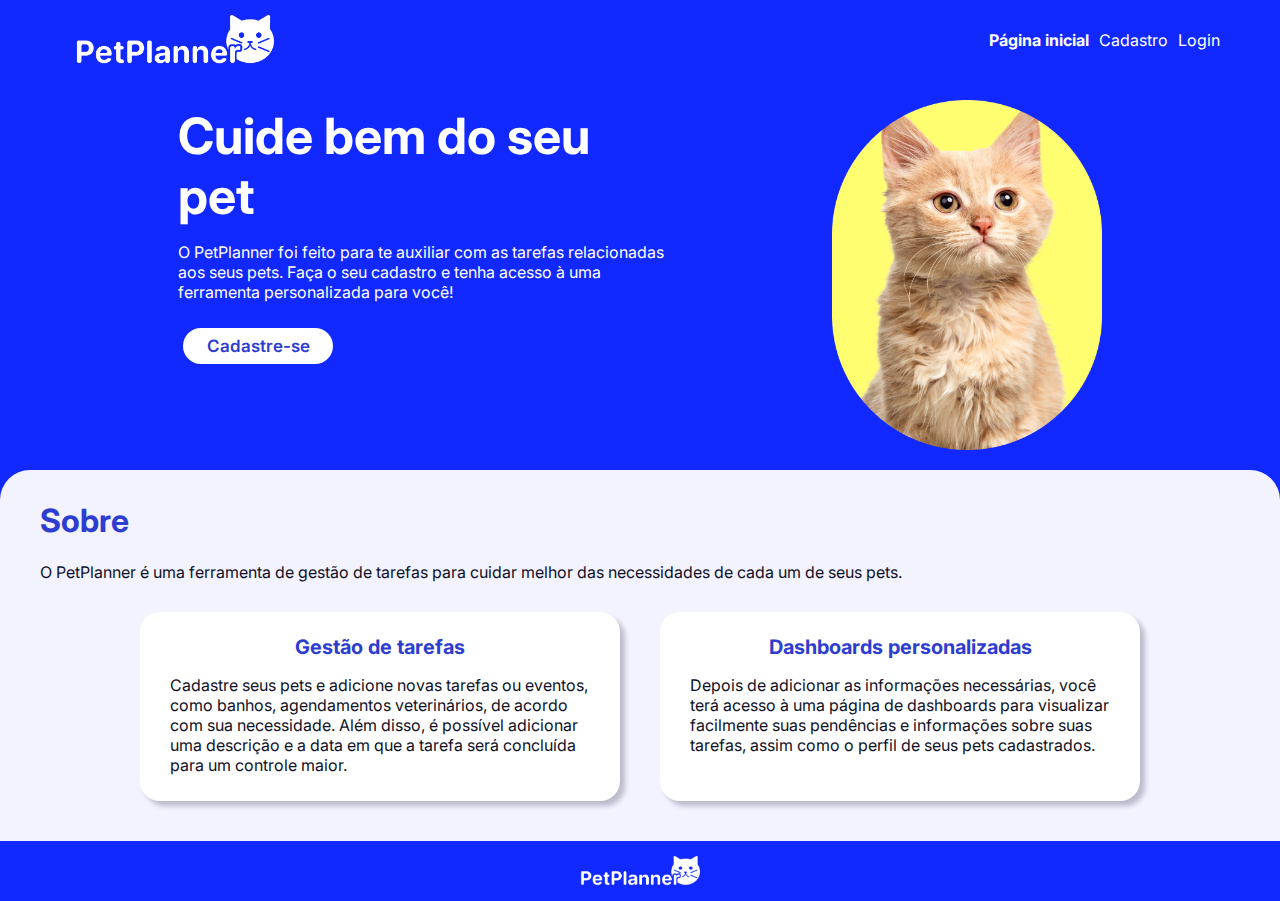
<file: site/public/index.html>
<!DOCTYPE html>
<html lang="en">
<head>
    <meta charset="UTF-8">
    <meta name="viewport" content="width=device-width, initial-scale=1.0">

    <title>Página inicial - PetPlanner</title>

    <link rel="stylesheet" href="css/style.css">
    <link rel="preconnect" href="https://fonts.gstatic.com">
    <link rel="shortcut icon" href="assets/logo-gato-branco.png" type="image/x-icon">
</head>
<body>
    <div class="header">
        <div class="container">
            <a href="index.html">
                <div class="logo">
                    <img src="assets/logo-branco.png" alt="">
                </div>
            </a>
            <ul class="navbar">
                <li>
                    <a href="#" class="selecionado">Página inicial</a>
                </li>
                <li>
                    <a href="cadastro.html">Cadastro</a>
                </li>
                <li>
                    <a href="login.html">Login</a>
                </li>
            </ul>
        </div>
    </div>

    <div class="banner">
        <div class="container">
            <div class="container-texto">
                <h1 class="titulo">Cuide bem do seu pet</h1>
                <p>O PetPlanner foi feito para te auxiliar com as tarefas relacionadas aos seus pets. Faça o seu cadastro e tenha acesso à uma ferramenta personalizada para você!</p>

                <a href="cadastro.html"><button class="botao btn-branco">Cadastre-se</button></a>
            </div>
            <div class="banner-imagem">
                <img src="assets/img-banner-gato.png" alt="Imagem de um gato">
            </div>
        </div>
    </div>

    <div id="sobre">
        <div class="container-texto">
            <h1>Sobre</h1>
            <p>O PetPlanner é uma ferramenta de gestão de tarefas para cuidar melhor das necessidades de cada um de seus pets.</p>
        </div>

        <div class="container-cards">
            <div class="card">
                <h1>Gestão de tarefas</h1>
                <p>Cadastre seus pets e adicione novas tarefas ou eventos, como banhos, agendamentos veterinários, de acordo com sua necessidade. Além disso, é possível adicionar uma descrição e a data em que a tarefa será concluída para um controle maior.</p>
            </div>
            <div class="card">
                <h1>Dashboards personalizadas</h1>
                <p>Depois de adicionar as informações necessárias, você terá acesso à uma página de dashboards para visualizar facilmente suas pendências e informações sobre suas tarefas, assim como o perfil de seus pets cadastrados.</p>
            </div>
        </div>
    </div>

    <div class="footer">
        <div class="container">
            <div class="logo">
                <img src="assets/logo-branco.png" alt="">
            </div>
        </div>
    </div>
</body>
</html>
</file>
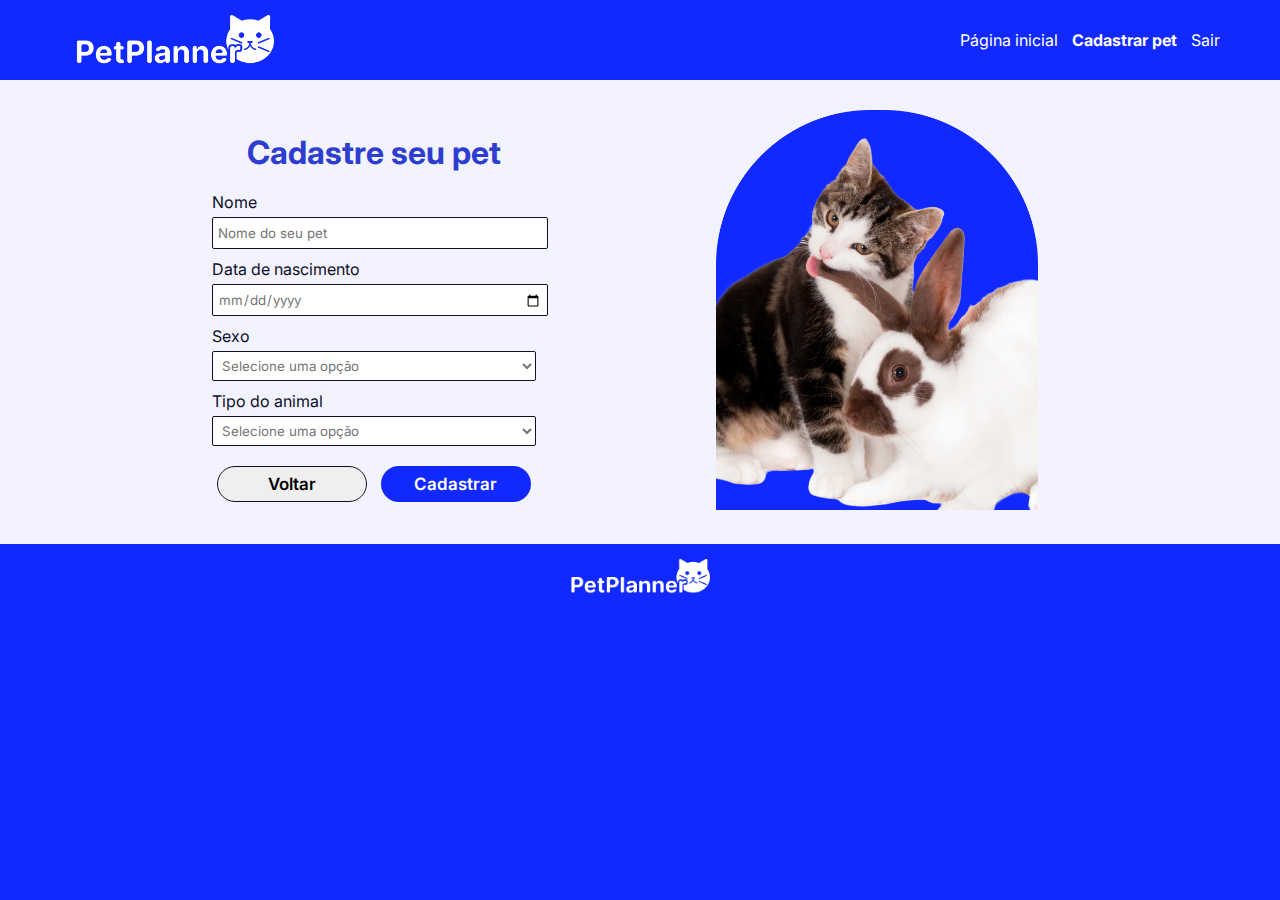
<file: cadastro-pet.html>
<!DOCTYPE html>
<html lang="en">
<head>
    <meta charset="UTF-8">
    <meta name="viewport" content="width=device-width, initial-scale=1.0">
    
    <title>Cadastro de pet - PetPlanner</title>

    <link rel="stylesheet" href="css/style.css">
    <link rel="preconnect" href="https://fonts.gstatic.com">
    <link rel="shortcut icon" href="assets/logo-gato-branco.png" type="image/x-icon">
</head>
<body>
    <div class="header">
        <div class="container">
            <a href="index.html">
                <div class="logo">
                    <img src="assets/logo-branco.png" alt="">
                </div>
            </a>
            <ul class="navbar">
                <ul class="navbar">
                    <li>
                        <a href="home-usuario.html" >Página inicial</a>
                    </li>
                    <li>
                        <a href="cadastro-pet.html" class="selecionado">Cadastrar pet</a>
                    </li>
                    <li>
                        <a href="index.html">Sair</a>
                    </li>
                </ul>
            </ul>
        </div>
    </div>

    <div class="cadastro">
        <div class="container">
            <div class="container-campos">
                <h1>Cadastre seu pet</h1>
                <label for="iptPetNome">Nome</label> <br>
                <input class="ipt-campo" type="text" id="iptPetNome" placeholder="Nome do seu pet"> <br>
                
                <label for="iptDtNasc">Data de nascimento</label> <br>
                <input class="ipt-campo" type="date" id="iptDtNasc"> <br>
                
                <label for="selSexo">Sexo</label> <br>
                <select class="lista" id="selSexo">
                    <option value="#">Selecione uma opção</option>
                    <option value="M">Macho</option>
                    <option value="F">Fêmea</option>
                </select> <br>

                <label for="selTipo">Tipo do animal</label> <br>
                <select class="lista" id="selTipo">
                    <option value="#">Selecione uma opção</option>
                    <option value="1">Gato</option>
                    <option value="2">Cachorro</option>
                    <option value="3">Pássaro</option>
                    <option value="4">Hamster</option>
                    <option value="5">Outro</option>
                </select> <br>

                <button class="botao btn-cinza" onclick="history.back()">Voltar</button>
                <button class="botao btn-azul">Cadastrar</button>

            </div>

            <div class="container-imagem">
                <img src="assets/img-gato-coelho.png" alt="Imagem de um cachorro">
            </div>

        </div>
    </div>


    <div class="footer">
        <div class="container">
            <div class="logo">
                <img src="assets/logo-branco.png" alt="">
            </div>
        </div>
    </div>

</body>
</html>
</file>
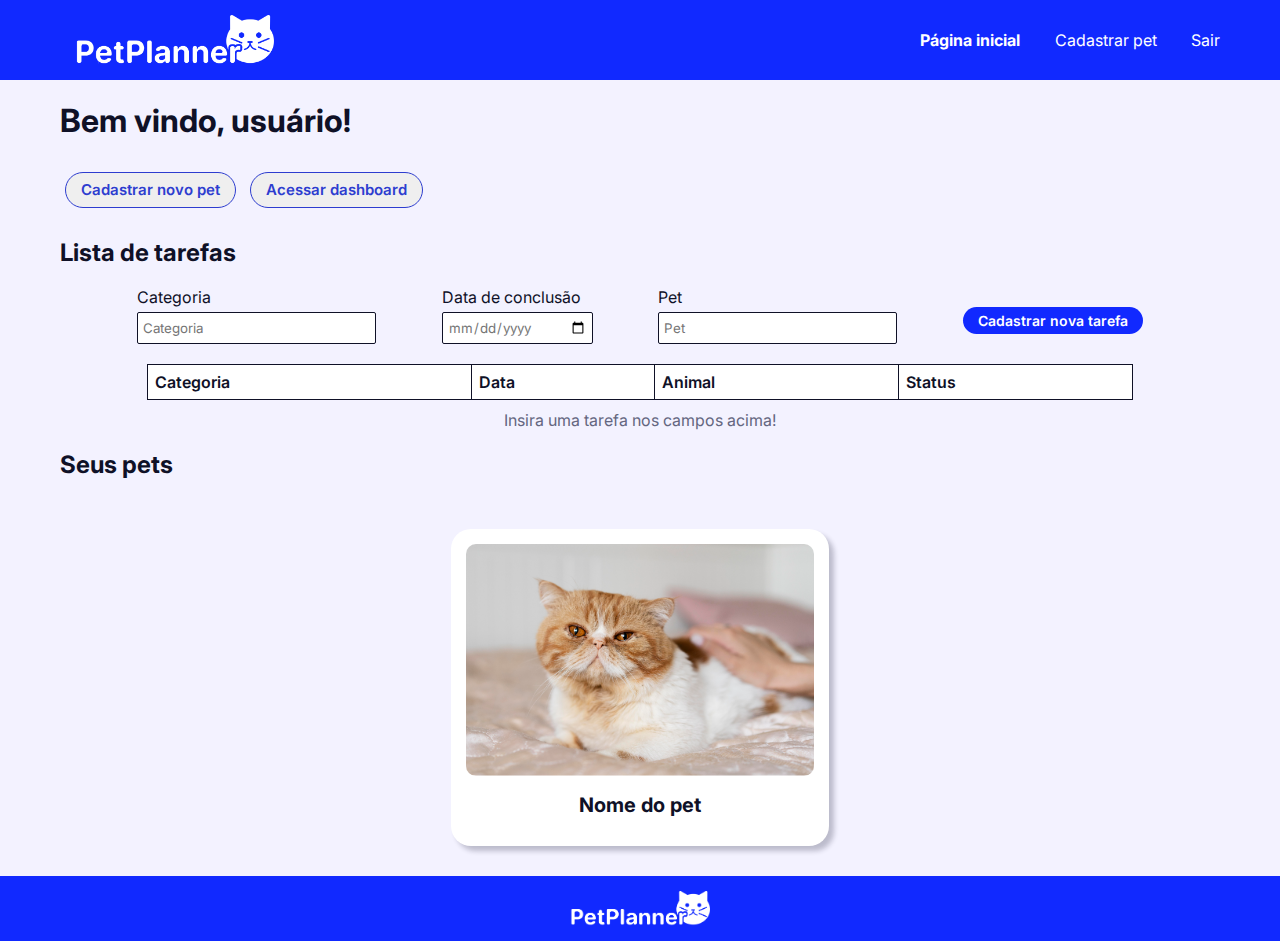
<file: home-usuario.html>
<!DOCTYPE html>
<html lang="en">
<head>
    <meta charset="UTF-8">
    <meta name="viewport" content="width=device-width, initial-scale=1.0">
    
    <title>Usuário - PetPlanner</title>

    <link rel="stylesheet" href="css/style.css">
    <link rel="preconnect" href="https://fonts.gstatic.com">
    <link rel="shortcut icon" href="assets/logo-gato-branco.png" type="image/x-icon">
</head>
<body>
    <div class="header">
        <div class="container">
            <a href="index.html">
                <div class="logo">
                    <img src="assets/logo-branco.png" alt="">
                </div>
            </a>
            <ul class="navbar">
                <li>
                    <a href="home-usuario.html" class="selecionado">Página inicial</a>
                </li>
                <li>
                    <a href="cadastro-pet.html">Cadastrar pet</a>
                </li>
                <li>
                    <a href="index.html">Sair</a>
                </li>
            </ul>
        </div>
    </div>
    
    <div class="home">
        <div class="container">
            <h1>Bem vindo, <span id="b_usuario">usuário</span>!</h1>
            <div class="container-botao">
                <a href="cadastro-pet.html"><button class="botao btn-azul-linha">Cadastrar novo pet</button></a>
                <a href="#"><button class="botao btn-azul-linha">Acessar dashboard</button></a>
            </div>
            <div class="lista-tarefas">
                <h2>Lista de tarefas</h2>
                <div class="container-campos">
                    <div class="campos-tarefa">
                        <label for="ipt_categoria">Categoria</label>
                        <input type="text" id="ipt_categoria" class="ipt-campo" placeholder="Categoria">
                    </div>

                    <div class="campos-tarefa">
                        <label for="ipt_data">Data de conclusão</label>
                        <input type="date" id="ipt_data" class="ipt-campo">
                    </div>
                    
                    <div class="campos-tarefa">
                        <label for="ipt_animal">Pet</label>
                        <input type="text" id="ipt_animal" class="ipt-campo" placeholder="Pet">
                    </div>

                    <button class="botao btn-azul btn-tarefa" onclick="adicionar()">Cadastrar nova tarefa</button>
                </div>

                <div class="div-tabela">
                <table id="tabela">
                        <tr>
                            <th>Categoria</th>
                            <th>Data</th>
                            <th>Animal</th>
                            <th>Status</th>
                        </tr>
                </table> 
                <p id="p_mensagem">Insira uma tarefa nos campos acima!</p>
            </div>
            </div>

            <h2>Seus pets</h2>
            <div class="card-pets">
                <div class="card">
                    <div class="img">
                        <img src="assets/exemplo-gato.png" alt="">
                    </div>
                    <h1>Nome do pet</h1>
                </div>

            </div>
        </div>
    </div>

    <div class="footer">
        <div class="container">
            <div class="logo">
                <img src="assets/logo-branco.png" alt="">
            </div>
        </div>
    </div>
</body>
</html>
<script>
    function adicionar(){
        p_mensagem.innerHTML = ``

        // seleciona o elemento com id tabela no html
        var tabelaTarefas = document.getElementById('tabela') 
        
        // insere linha na tabela = parametro -1 garante que a linha vai sempre na ultima posiçao
        var linha = tabelaTarefas.insertRow(-1)

        // insere celula na posiçao 0 (tipo) da linha
        var celulaCategoria = linha.insertCell(0)
        var celulaData = linha.insertCell(1)
        var celulaAnimal = linha.insertCell(2)
        var celulaStatus = linha.insertCell(3)

        // preenche as celulas de acordo com as entradas do usuário
        celulaCategoria.innerText = ipt_categoria.value
        celulaData.innerText = ipt_data.value
        celulaAnimal.innerText = ipt_animal.value
        celulaStatus.innerHTML = `
        <select class="lista" id="select_status">
            <option value="1">Pendente</option>
            <option value="2">Concluído</option>
            </select>
        `
    }
</script>
</file>
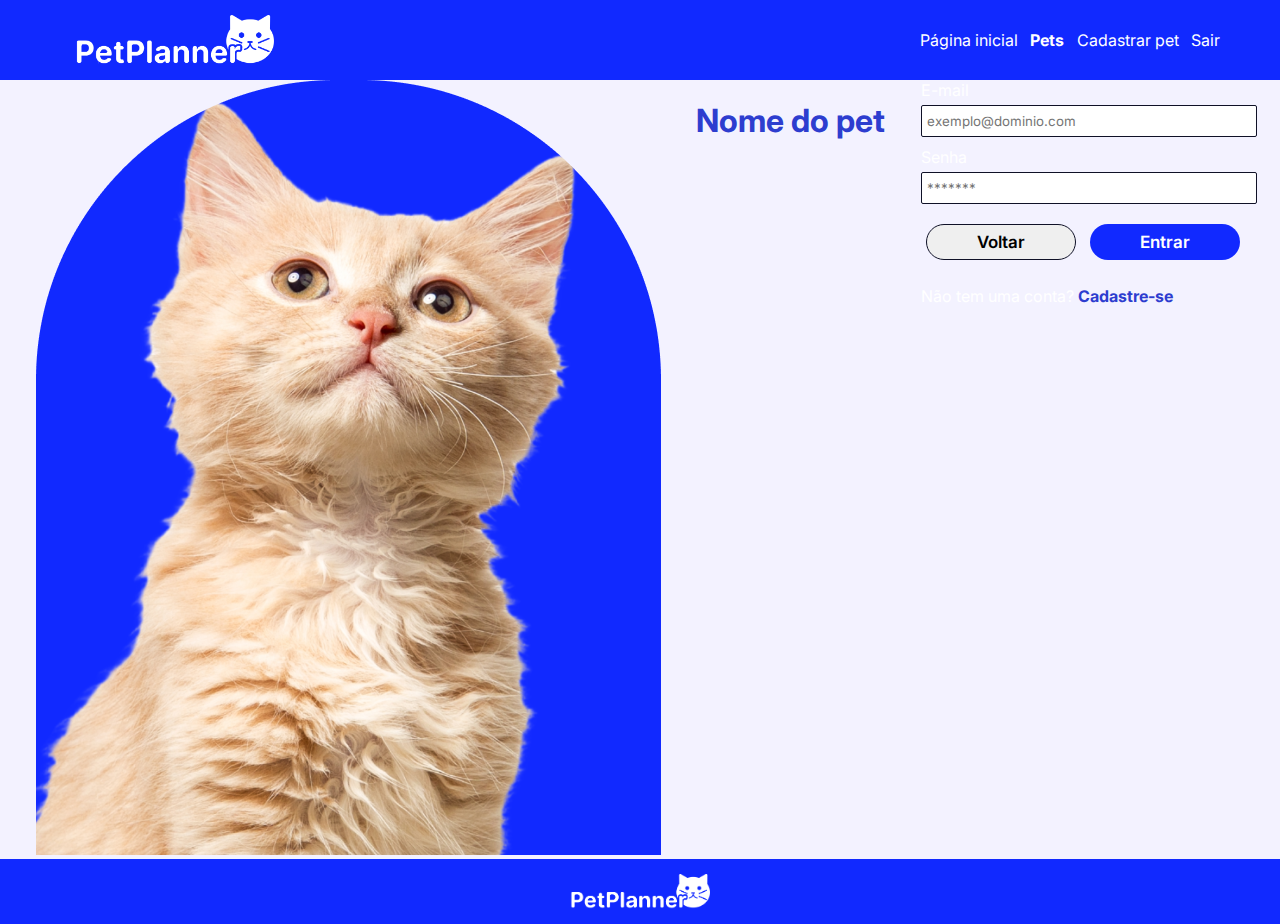
<file: perfil-pet.html>
<!DOCTYPE html>
<html lang="en">
<head>
    <meta charset="UTF-8">
    <meta name="viewport" content="width=device-width, initial-scale=1.0">
    
    <title>Perfil do pet</title>

    <link rel="stylesheet" href="css/style.css">
    <link rel="preconnect" href="https://fonts.gstatic.com">
    <link rel="shortcut icon" href="assets/logo-gato-branco.png" type="image/x-icon">
</head>
<body>
    <div class="header">
        <div class="container">
            <a href="index.html">
                <div class="logo">
                    <img src="assets/logo-branco.png" alt="">
                </div>
            </a>
            <ul class="navbar">
                <li>
                    <a href="home-usuario.html">Página inicial</a>
                </li>
                <li>
                    <a href="perfil-pet.html" class="selecionado">Pets</a>
                </li>
                <li>
                    <a href="cadastro-pet.html">Cadastrar pet</a>
                </li>
                <li>
                    <a href="index.html">Sair</a>
                </li>
            </ul>
        </div>
    </div>

    <div class="perfil">
        <div class="container">
            <div class="container-imagem">
                <img src="assets/img-gato.png" alt="Imagem de um gato">
            </div>
            <h1>Nome do pet</h1>

            <div class="container-texto">
                <label for="iptEmail">E-mail</label> <br>
                <input class="ipt-campo" type="text" id="iptEmail" placeholder="exemplo@dominio.com"> <br>
                <label for="iptSenha">Senha</label> <br>
                <input class="ipt-campo" type="password" id="iptSenha" placeholder="*******"> <br>
        
                <button class="botao btn-cinza" onclick="history.back()">Voltar</button>
                <button class="botao btn-azul">Entrar</button>
                <p>Não tem uma conta? <a class="link" href="cadastro.html"> Cadastre-se</a></p>
            </div>
        </div>
    </div>

    <div class="footer">
        <div class="container">
            <div class="logo">
                <img src="assets/logo-branco.png" alt="">
            </div>
        </div>
    </div>
</body>
</html>
</file>
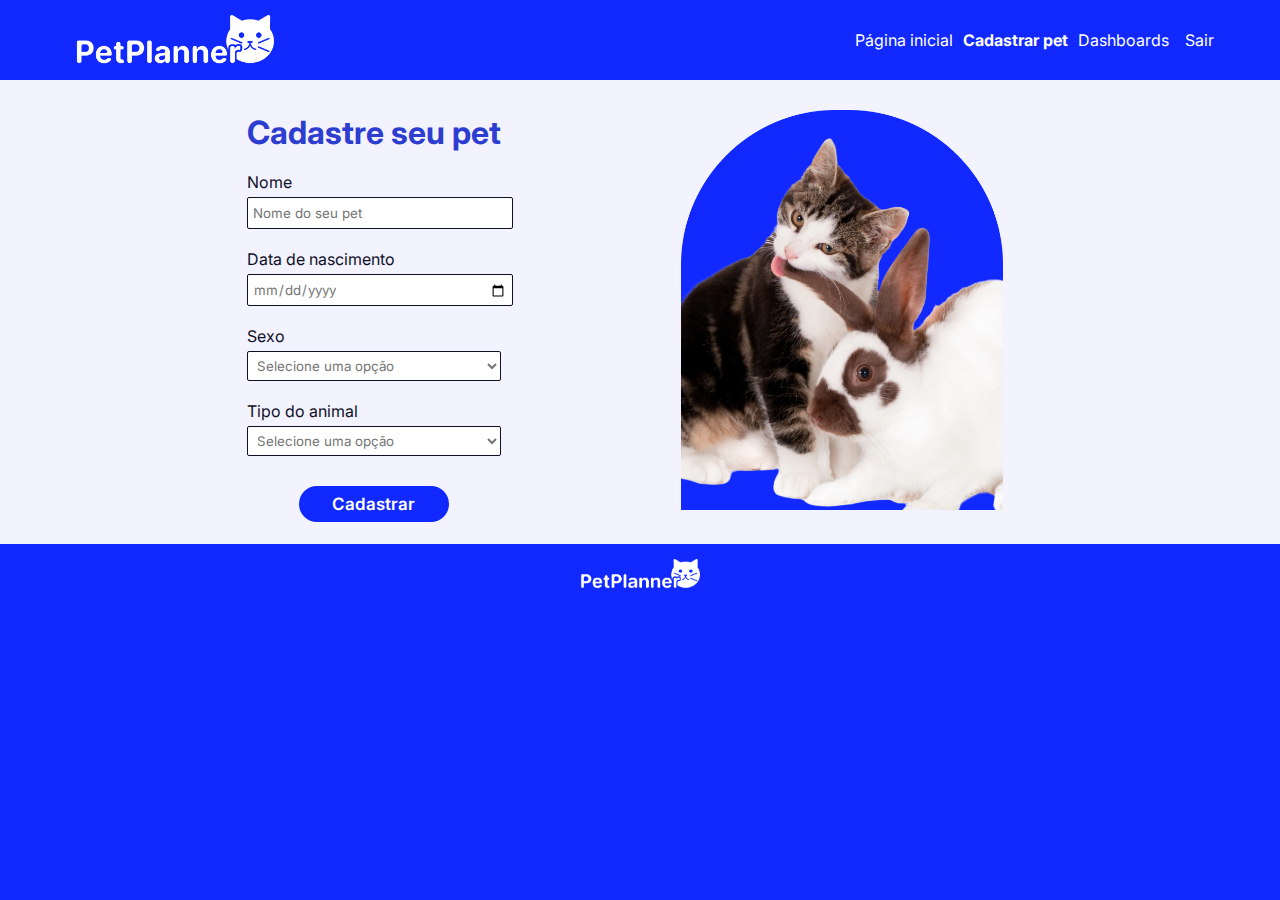
<file: site/public/cadastro-pet.html>
<!DOCTYPE html>
<html lang="en">

<head>
    <meta charset="UTF-8">
    <meta name="viewport" content="width=device-width, initial-scale=1.0">

    <title>Cadastro de pet - PetPlanner</title>

    <link rel="stylesheet" href="css/style.css">
    <link rel="preconnect" href="https://fonts.gstatic.com">
    <link rel="shortcut icon" href="assets/logo-gato-branco.png" type="image/x-icon">
</head>

<body>
    <div class="header">
        <div class="container">
            <a href="index.html">
                <div class="logo">
                    <img src="assets/logo-branco.png" alt="">
                </div>
            </a>
            <ul class="navbar">
                <ul class="navbar">
                    <li>
                        <a href="home-usuario.html">Página inicial</a>
                    </li>
                    <li>
                        <a href="cadastro-pet.html" class="selecionado">Cadastrar pet</a>
                    </li>
                    <li>
                        <a href="dashboard.html">Dashboards</a>
                    </li>
                    <li>
                        <button class="btn-sair" onclick="limparSessao()">Sair</button>
                    </li>
                </ul>
            </ul>
        </div>
    </div>

    <div class="cadastro">
        <div class="container">
            <div class="container-campos">
                <h1>Cadastre seu pet</h1>

                <div id="mensagem_cadastro_pet" class="mensagem"></div>

                <label for="ipt_pet_nome">Nome</label> <br>
                <input class="ipt-campo" type="text" id="ipt_pet_nome" oninput="validarCampos()"
                    placeholder="Nome do seu pet"> <br>
                <div id="nome_pet_msg" class="mensagem mensagem_erro"></div>

                <label for="ipt_dt_nasc">Data de nascimento</label> <br>
                <input class="ipt-campo" type="date" id="ipt_dt_nasc" onchange="validarCampos()"> <br>
                <div id="nascimento_msg" class="mensagem mensagem_erro"></div>

                <label for="sel_sexo">Sexo</label> <br>
                <select class="lista" id="sel_sexo" oninput="validarCampos()">
                    <option value="#">Selecione uma opção</option>
                    <option value="M">Macho</option>
                    <option value="F">Fêmea</option>
                </select> <br>
                <div id="sexo_msg" class="mensagem mensagem_erro"></div>

                <label for="sel_tipo">Tipo do animal</label> <br>
                <select class="lista" id="sel_tipo" oninput="validarCampos()" onchange="mudarImagem()">
                    <option value="#">Selecione uma opção</option>
                    <option>Gato</option>
                    <option>Cachorro</option>
                    <option value="Passaro">Pássaro</option>
                    <option>Coelho</option>
                    <option>Outros</option>
                </select> <br>
                <div id="tipo_msg" class="mensagem mensagem_erro"></div>
                
                <div class="container-botoes">
                    <button class="botao btn-azul" onclick="cadastrarPet()">Cadastrar</button>
                </div>

            </div>

            <div class="container-imagem" id="img_cadastro">
                <img src="assets/img-gato-coelho.png" alt="Imagem com animais">
            </div>

        </div>
    </div>


    <div class="footer">
        <div class="container">
            <div class="logo">
                <img src="assets/logo-branco.png" alt="">
            </div>
        </div>
    </div>

</body>

</html>
<script>
    var camposValidos = false

    function mudarImagem() {
        var tipo = sel_tipo.value

        if (tipo != '#') {
            img_cadastro.innerHTML = `<img src="assets/img-${tipo}.png">`
        }
    }

    function validarCampos() {
        var nomePetVar = ipt_pet_nome.value
        var nomePetValido = nomePetVar.length >= 2

        var dtNascVar = ipt_dt_nasc.value
        var dataFinalValida = dtNascVar != ''

        var sexoVar = sel_sexo.value
        var sexoValido = sexoVar != '#'

        var tipoVar = sel_tipo.value
        var tipoValido = tipoVar != '#'

        if (nomePetValido) {
            nome_pet_msg.innerHTML = ``
            camposValidos = true
        } else {
            nome_pet_msg.innerHTML = `Nome inválido! O nome deve ter mais de 2 caracteres`
            camposValidos = false
        }

        if (sexoValido) {
            sexo_msg.innerHTML = ``
            camposValidos = true
        } else {
            sexo_msg.innerHTML = `Campo inválido! Selecione uma opção.`
            camposValidos = false
        }

        if (tipoValido) {
            tipo_msg.innerHTML = ``
            camposValidos = true
        } else {
            tipo_msg.innerHTML = `Campo inválido! Selecione uma opção.`
            camposValidos = false
        }

        if (dataFinalValida) {
            camposValidos = true
            nascimento_msg.innerHTML = ``
        } else {
            nascimento_msg.innerHTML = `A data não pode estar vazia/incompleta!`
            camposValidos = false
        }

    }

    function cadastrarPet() {
        var idUsuarioVar = sessionStorage.ID_USUARIO
        var nomePetVar = ipt_pet_nome.value
        var dtNascVar = ipt_dt_nasc.value
        var sexoVar = sel_sexo.value
        var tipoVar = sel_tipo.value

        if (camposValidos) {

            fetch("/pet/cadastrarPet", {
                method: "POST",
                headers: {
                    "Content-Type": "application/json",
                },
                body: JSON.stringify({
                    idUsuarioServer: idUsuarioVar,
                    nomePetServer: nomePetVar,
                    dtNascServer: dtNascVar,
                    sexoServer: sexoVar,
                    tipoServer: tipoVar
                }),
            })
                .then(function (resposta) {
                    console.log("resposta: ", resposta);

                    if (resposta.ok) {
                        mensagem_cadastro_pet.innerHTML = `
                        Cadastro do pet ${nomePetVar} realizado com sucesso! <br>
                        <a href="/home-usuario.html" class="link">Voltar para a página inicial</a>`

                        ipt_pet_nome.value = ''
                        ipt_dt_nasc.value = ''
                        sel_sexo.value = '#'
                        sel_tipo.value = '#'
                    }
                })
                .catch(function (resposta) {
                    console.log(`#ERRO: ${resposta}`);
                });

            return false;

        } else {
            mensagem_cadastro_pet.innerHTML = "Erro ao realizar o cadastro do pet! Verifique as informações inseridas.";

            if (nomePetVar == "" || dtNascVar == "" || sexoVar == "" || tipoVar == "") {
                mensagem_cadastro_pet.innerHTML = "Preencha todos os campos!";
                return false;
            }

            throw "Houve um erro ao tentar realizar o cadastro!";
        }
    }

</script>
<script src="js/script.js"></script>
</file>
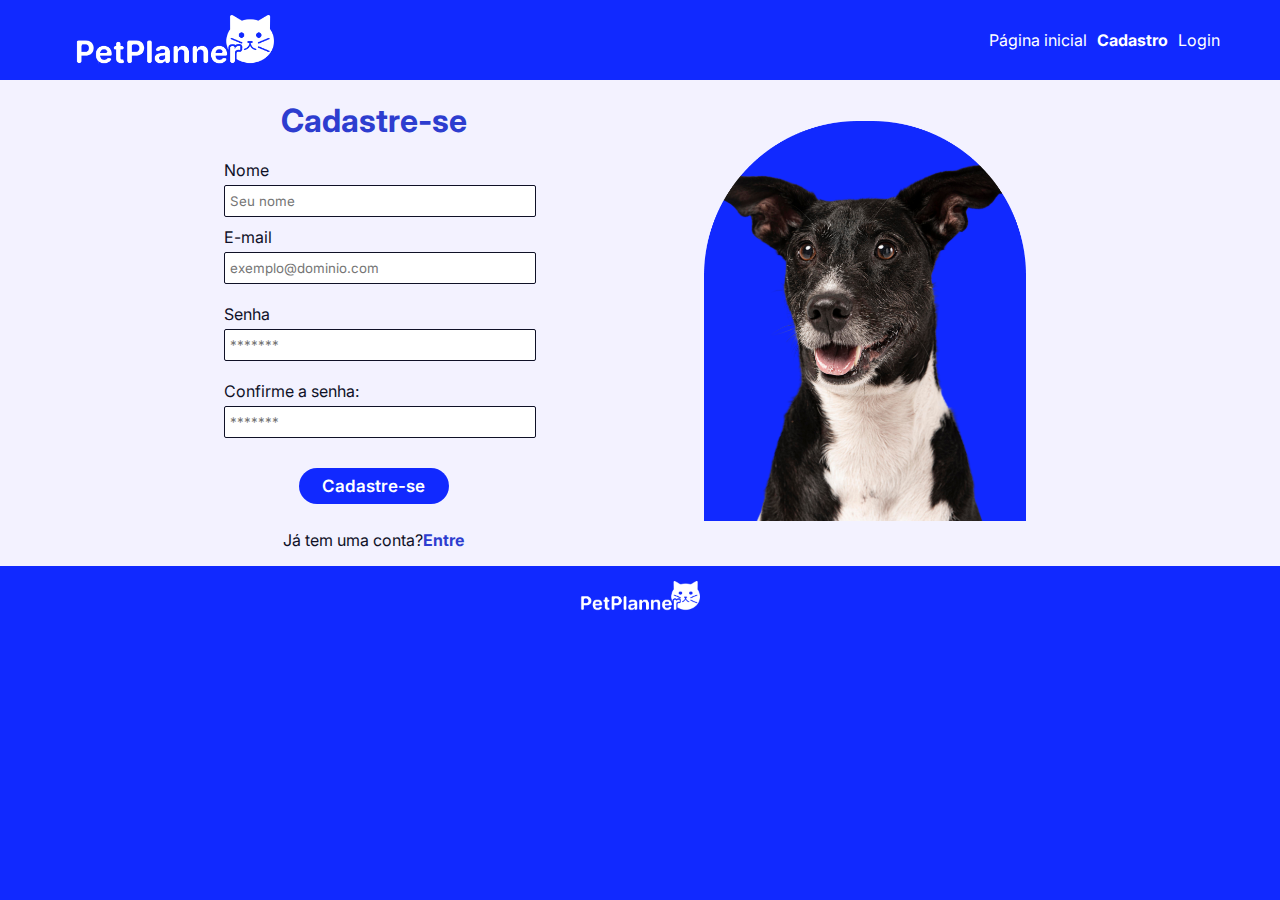
<file: site/public/cadastro.html>
<!DOCTYPE html>
<html lang="en">

<head>
    <meta charset="UTF-8">
    <meta name="viewport" content="width=device-width, initial-scale=1.0">

    <title>Cadastro - PetPlanner</title>

    <script src="js/script.js"></script>
    <link rel="stylesheet" href="css/style.css">
    <link rel="preconnect" href="https://fonts.gstatic.com">
    <link rel="shortcut icon" href="assets/logo-gato-branco.png" type="image/x-icon">
</head>

<body>
    <div class="header">
        <div class="container">
            <a href="index.html">
                <div class="logo">
                    <img src="assets/logo-branco.png" alt="">
                </div>
            </a>
            <ul class="navbar">
                <li>
                    <a href="index.html">Página inicial</a>
                </li>
                <li>
                    <a href="#" class="selecionado">Cadastro</a>
                </li>
                <li>
                    <a href="login.html">Login</a>
                </li>
            </ul>
        </div>
    </div>

    <div class="cadastro">
        <div class="container">
            <div class="container-campos" id="campos-cadastro">

                <h1>Cadastre-se</h1>

                <div id="mensagem_cadastro" class="mensagem"></div>

                <label for="ipt_nome">Nome</label> <br>
                <input class="ipt-campo" type="text" id="ipt_nome" placeholder="Seu nome"> <br>

                <label for="ipt_email">E-mail</label> <br>
                <input class="ipt-campo" type="text" id="ipt_email" placeholder="exemplo@dominio.com"
                    oninput="validarCampo()"> <br>
                <div id="email_msg" class="mensagem mensagem_erro"></div>

                <label for="ipt_senha">Senha</label> <br>
                <input class="ipt-campo" type="password" id="ipt_senha" placeholder="*******" oninput="validarCampo()">
                <br>
                <div id="senha_msg" class="mensagem mensagem_erro"></div>

                <label for="ipt_confirma_senha">Confirme a senha:</label> <br>
                <input class="ipt-campo" type="password" id="ipt_confirma_senha" placeholder="*******"
                    oninput="validarCampo()"> <br>
                <div id="confirmacao_msg" class="mensagem mensagem_erro"></div>

                <div class="container-botoes">
                    <button class="botao btn-azul" onclick="cadastrar()">Cadastre-se</button>
                </div>

                <p>Já tem uma conta? <a class="link" href="login.html"> Entre</a></p>
            </div>

            <div class="container-imagem">
                <img src="assets/img-cachorro2.png" alt="Imagem de um cachorro">
            </div>

        </div>
    </div>

    <div class="footer">
        <div class="container">
            <div class="logo">
                <img src="assets/logo-branco.png" alt="">
            </div>
        </div>
    </div>
</body>

</html>

<script>
    var camposValidos = false

    function validarCampo() {
        var emailVar = ipt_email.value
        var emailValido = emailVar.includes('@') && emailVar.length >= 5

        var senhaVar = ipt_senha.value
        var senhaMinuscula = senhaVar.toLowerCase()
        var senhaMaiuscula = senhaVar.toUpperCase()
        var senhaValida = (senhaVar.length >= 8) && senhaVar != senhaMinuscula && senhaVar != senhaMaiuscula

        var confirmacaoSenhaVar = ipt_confirma_senha.value
        var confirmacaoValida = confirmacaoSenhaVar == senhaVar


        if (emailValido) {
            email_msg.innerHTML = ``
            camposValidos = true
        } else {
            email_msg.innerHTML = `E-mail inválido! O e-mail deve conter um '@' e pelo menos 5 caracteres`
            camposValidos = false
        }

        if (senhaValida) {
            senha_msg.innerHTML = ``
            camposValidos = true
        } else {
            senha_msg.innerHTML = `Senha inválida! A senha deve conter 8 ou mais caracteres, e pelo menos uma letra maiúscula e uma letra minúscula.`
            camposValidos = false
        }

        if (confirmacaoValida) {
            confirmacao_msg.innerHTML = ``
            camposValidos = true
        } else {
            confirmacao_msg.innerHTML = `As senhas devem ser iguais.`
            camposValidos = false
        }
    }


    function cadastrar() {
        var nomeVar = ipt_nome.value
        var emailVar = ipt_email.value
        var senhaVar = ipt_senha.value
        var confirmacaoSenhaVar = ipt_confirma_senha.value

        if (camposValidos) {

            fetch("/usuarios/cadastrar", {
                method: "POST",
                headers: {
                    "Content-Type": "application/json",
                },
                body: JSON.stringify({
                    nomeServer: nomeVar,
                    emailServer: emailVar,
                    senhaServer: senhaVar
                }),
            })
                .then(function (resposta) {
                    console.log("resposta: ", resposta);

                    if (resposta.ok) {
                        mensagem_cadastro.innerHTML =
                            "Cadastro realizado com sucesso! Redirecionando para tela de login...";

                        ipt_nome.value = ''
                        ipt_email.value = ''
                        ipt_senha.value = ''
                        ipt_confirma_senha.value = ''

                        setTimeout(() => {
                            window.location = "login.html";
                        }, "2000");
                    }
                })
                .catch(function (resposta) {
                    console.log(`#ERRO: ${resposta}`);
                });

            return false;

        } else {
            mensagem_cadastro.innerHTML = "Houve um erro ao realizar o cadastro. Verifique as informações inseridas.";

            if (nomeVar == "" || emailVar == "" || senhaVar == "" || confirmacaoSenhaVar == "") {
                mensagem_cadastro.innerHTML = "Preencha todos os campos!";
                return false;
            }

            throw "Houve um erro ao tentar realizar o cadastro!";
        }
    }

</script>
</file>
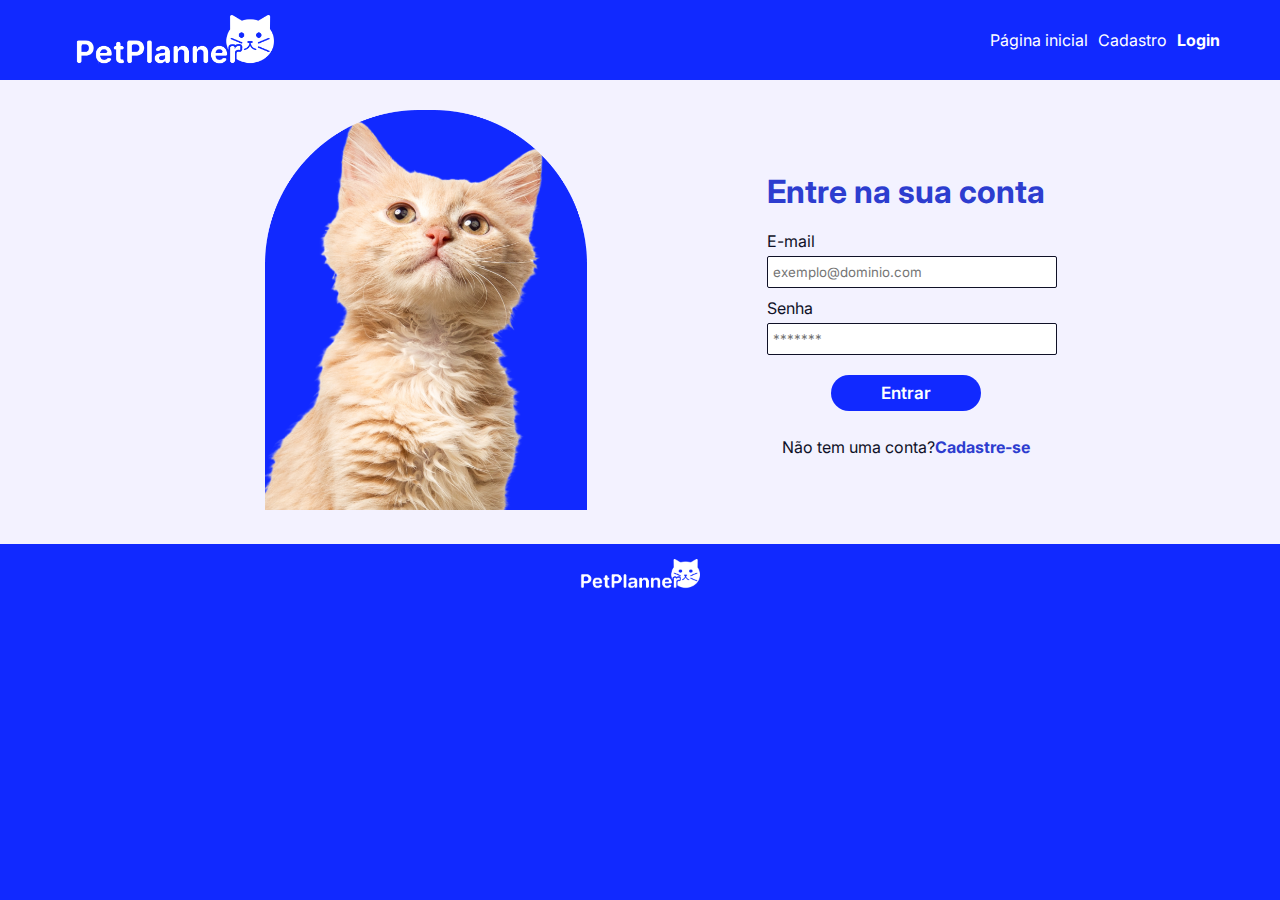
<file: site/public/login.html>
<!DOCTYPE html>
<html lang="en">

<head>
    <meta charset="UTF-8">
    <meta name="viewport" content="width=device-width, initial-scale=1.0">

    <title>Login - PetPlanner</title>

    <script src="js/script.js"></script>
    <link rel="stylesheet" href="css/style.css">
    <link rel="preconnect" href="https://fonts.gstatic.com">
    <link rel="shortcut icon" href="assets/logo-gato-branco.png" type="image/x-icon">
</head>

<body>
    <div class="header">
        <div class="container">
            <a href="index.html">
                <div class="logo">
                    <img src="assets/logo-branco.png" alt="">
                </div>
            </a>
            <ul class="navbar">
                <li>
                    <a href="index.html">Página inicial</a>
                </li>
                <li>
                    <a href="cadastro.html">Cadastro</a>
                </li>
                <li>
                    <a href="#" class="selecionado">Login</a>
                </li>
            </ul>
        </div>
    </div>

    <div class="login">

        <div class="container">
            <div class="container-imagem">
                <img src="assets/img-gato2.png" alt="Imagem de um gato">
            </div>

            <div class="container-campos">
                <h1>Entre na sua conta</h1>

                <div id="mensagem_login" class="mensagem"></div>

                <label for="ipt_email">E-mail</label> <br>
                <input class="ipt-campo" type="text" id="ipt_email" placeholder="exemplo@dominio.com"> <br>
                <label for="ipt_senha">Senha</label> <br>
                <input class="ipt-campo" type="password" id="ipt_senha" placeholder="*******"> <br>

                <div class="container-botoes">
                    <button class="botao btn-azul" onclick="entrar()">Entrar</button>
                </div>
                <p>Não tem uma conta? <a class="link" href="cadastro.html"> Cadastre-se</a></p>
            </div>
        </div>
    </div>


    <div class="footer">
        <div class="container">
            <div class="logo">
                <img src="assets/logo-branco.png" alt="">
            </div>
        </div>
    </div>

</body>
</html>
<script>


    function entrar() {
        var emailVar = ipt_email.value;
        var senhaVar = ipt_senha.value;

        if (emailVar == "" || senhaVar == "") {
            mensagem_login.innerHTML = "Preencha todos os campos!";
            return false;
        }

        console.log("FORM LOGIN: ", emailVar);
        console.log("FORM SENHA: ", senhaVar);

        fetch("/usuarios/autenticar", {
            method: "POST",
            headers: {
                "Content-Type": "application/json"
            },
            body: JSON.stringify({
                emailServer: emailVar,
                senhaServer: senhaVar
            })
        }).then(function (resposta) {
            console.log("ESTOU NO THEN DO entrar()!")

            if (resposta.ok) {
                console.log(resposta);

                mensagem_login.innerHTML = `Login realizado com sucesso!`

                resposta.json().then(json => {
                    console.log(json);
                    console.log(JSON.stringify(json));
                    sessionStorage.EMAIL_USUARIO = json.email;
                    sessionStorage.NOME_USUARIO = json.nome;
                    sessionStorage.ID_USUARIO = json.id_usuario;

                    setTimeout(function () {
                        window.location = "home-usuario.html";
                    }, 1000);

                });

            } else {
                mensagem_login.innerHTML = `Houve um erro ao realizar o login. Verifique as informações inseridas.`
                console.log("Houve um erro ao tentar realizar o login!");

                resposta.text().then(texto => {
                    console.error(texto);
                });
            }

        }).catch(function (erro) {
            console.log(erro);
        })

        return false;
    }

</script>
</file>
<file: site/public/css/style.css>
@import url('https://fonts.googleapis.com/css2?family=Inter:ital,opsz,wght@0,14..32,100..900;1,14..32,100..900&family=Poppins:ital,wght@0,100;0,200;0,300;0,400;0,500;0,600;0,700;0,800;0,900;1,100;1,200;1,300;1,400;1,500;1,600;1,700;1,800;1,900&display=swap');

body {
    font-family: "Inter", sans-serif;
    margin: 0;
    padding: 0;
    color: #ffffff;
    background-color: #1129ff;
}


.logo {
    padding: 15px;
    height: 50px;
}

.logo img {
    height: 100%;
}

.header .container {
    height: 20%;
    background-color: #1129FF;
    padding: 0px 60px 0px 60px;
    justify-content: space-between;
}

.header a {
    text-decoration: none;
    color: #ffffff;
}

.header a:hover {
    font-weight: 700;
    transition: 0.4s;
}

.navbar {
    display: flex;
    align-items: center;
    justify-content: space-between;
    gap: 10px;
    list-style: none;
    color: #ffffff;
}

.btn-sair {
    cursor: pointer;
    color: #ffffff;
    background-color: #1129FF;
    font-family: "Inter", sans-serif;
    font-weight: 400;
    border-style: none;
    font-size: 16px;
}

.btn-sair:hover {
    font-weight: 700;
    transition: 0.4s;
}

.selecionado {
    font-weight: 700;
}

.container {
    display: flex;
    background-color: #F3F2FF;
    justify-content: space-evenly;
}

.banner .container-texto {
    width: 40%;
    align-self: center;
    padding: 0px 0px 70px 0px;
}

.titulo {
    font-size: 50px;
    margin: auto;
}

.banner-imagem img {
    height: 100%;
}

.banner .container {
    background-color: #1129FF;
    height: 350px;
    padding: 20px;
}

.botao {
    cursor: pointer;
    font-weight: 600;
    border: none;
    border-radius: 30px;
    margin: 10px 5px 10px 5px;
    padding: 5px 15px 5px 15px;
    width: 150px;
    height: 36px;
    font-size: 17px;
    font-family: "Inter", sans-serif;
}

.btn-branco {
    background-color: #ffffff;
    color: #2d3dcf;
}

#sobre {
    padding: 10px 40px 10px 40px;
    color: #0F1127;
    background-color: #F3F2FF;
    border-radius: 30px 30px 0px 0px;
}

#sobre h1 {
    color: #2d3dcf;
}

.container-cards {
    display: flex;
    gap: 40px;
    justify-content: center;
    margin: 30px 0px;
}

.card {
    padding: 10px 30px 10px 30px;
    background-color: #ffffff;
    border-radius: 20px;
    width: 35%;
    box-shadow: 5px 5px 5px hsla(235, 44%, 11%, 0.24);
}

.card h1 {
    font-size: 20px;
    text-align: center;
}

.cadastro .container {
    /* background-color: #F3F2FF; */
    color: #0F1127;
}

.cadastro h1 {
    display: flex;
    margin-bottom: 20px;
    color: #2d3dcf;
    justify-content: center;
}

.btn-azul {
    background-color: #1129FF;
    color: #ffffff;
}

.cadastro .container {
    display: flex;
    justify-content: center;
    gap: 150px;
    align-items: center;
}

.cadastro img {
    padding: 30px;
    height: 400px;
}

.container-campos {
    height: 100%;
    justify-items: center;
}
.container-campos#campos-cadastro{
    width: 300px;
}

.ipt-campo {
    width: 100%;
    height: 20px;
    padding: 5px;
    background-color: #ffffff;
    color: #757575;
    border: 1px solid #0F1127;
    border-radius: 2px;
    margin: 5px 0px 10px 0px;
    font-family: "Inter", sans-serif;
}

.ipt-campo:hover {
    border: 1px solid #1129FF;
    transition: 0.4s;
}

.btn-cinza {
    border: 1px solid #0F1127;
}

.login .container {
    display: flex;
    justify-content: center;
    gap: 150px;
    align-items: center;
}

.login .container {
    /* background-color: #F3F2FF; */
    color: #0F1127;
}

.login h1 {
    display: flex;
    margin-bottom: 20px;
    color: #2d3dcf;
    justify-content: center;
}

.login img {
    padding: 30px;
    height: 400px;
}


.cadastro p {
    display: flex;
    justify-content: center;
}

.login p {
    display: flex;
    justify-content: center;
}

.link {
    text-decoration: none;
    color: #2d3dcf;
    font-weight: 700;
}

.footer .container {
    background-color: #1129FF;
}

.footer .logo {
    height: 30px;
}


.lista {
    width: 100%;
    height: 30px;
    padding: 5px;
    background-color: #ffffff;
    color: #757575;
    border: 1px solid #0F1127;
    border-radius: 2px;
    margin: 5px 0px 10px 0px;
    font-family: 'Inter', sans-serif;
}

.lista:hover {
    border: 1px solid #1129FF;
    transition: 0.4s;
}

.home .container {
    display: flex;
    flex-direction: column;
    color: #0F1127;
    height: 20%;
    /* background-color: #F3F2FF; */
    padding: 0px 60px 0px 60px;
    justify-content: space-between;
}

.home h1 {
    font-weight: 700;
}

.perfil h1 {
    color: #2d3dcf;
    font-weight: 700;
}

.btn-azul-linha {
    border: 1px solid #2d3dcf;
    color: #2d3dcf;
    width: 190px;
    font-size: 15px;
}

.home .card-pets {
    display: flex;
    gap: 20px;
    justify-content: center;
    margin: 30px 0px 0px 0px;
}

.home .botao {
    width: fit-content;
}


.card-pets .card {
    display: flex;
    flex-direction: column;
    border: 1px solid #9fa0aa;
    align-items: center;
    box-shadow: none;
    border-radius: 5px;
    text-align: center;
}

.texto-card-pet {
    width: 100%;
}

img#icon {
    width: 90px;
}

.div-tabela {
    min-height: 130px;
    display: flex;
    flex-direction: column;
    align-items: center;
    justify-content: center;
    text-align: center;
    margin-bottom: 50px;
}

#tabela {
    margin-top: 10px;
    border: 1px solid;
    width: 85%;
    border-collapse: collapse;
    text-align: left;
}

#tarefa, th, td {
    padding: 7px;
    border: 1px solid #0F1127;
    background-color: #ffffff;
}

#tarefa, th {
    font-weight: 600;
}

.btn-tarefa {
    font-size: 14px;
    height: fit-content;
    width: fit-content;
    margin: 0;
    align-self: center;
}

.lista-tarefas .container-campos {
    display: flex;
    justify-content: space-evenly;
}

.campos-tarefa {
    display: flex;
    flex-direction: column;
}

#p_mensagem {
    margin: 10px 0px 0px 0px;
    color: #646680;
}

.mensagem {
    text-align: center;
    font-weight: 600;
    margin-bottom: 10px;
}

.mensagem_erro {
    font-size: 13px;
    color: #bc1414;
    text-align: center;
}

.container-botoes {
    display: flex;
    justify-content: center;
}

.div-graficos {
    display: flex;
    flex-direction: row;
    width: 60%;
    background-color: #ffffff;
    border: 1px solid #9fa0aa;
    border-radius: 5px;
    align-items: center;
    justify-content: center;
    gap: 40px;
    padding: 15px 0px 15px 10px;
    height: 465px;
}

.card-kpis {
    display: flex;
    flex-direction: column;
    text-align: center;
    justify-content: space-between;
}

.card-kpis .card {
    width: 240px;
    border-radius: 5px;
    box-shadow: none;
    border: 1px solid #9fa0aa;
}
.card#cardMetrica {
    text-align: center;
    width: 240px !important;
    font-size: 15px;
}

.card-kpis h3{
    font-size: 17px;
    margin: 0;
    margin-bottom: 10px;
}

canvas {
    height: 100px;
    width: 300px;
}

#myChartTarefasPizza{
    height: 80px;
}
.container-estatisticas h2 {
    margin-bottom: 30px;
    text-align: center;
}

.container-estatisticas {
    display: flex;
    height: 100%;
    justify-content: space-evenly;
    margin: 30px 0px 30px 0px;
}

.container h2 {
    margin-top: 30px;
    margin-bottom: 0;
}

.texto-destacado {
    font-weight: 600;
    color: #1129ff;
}
</file>
<file: css/style.css>
@import url('https://fonts.googleapis.com/css2?family=Inter:ital,opsz,wght@0,14..32,100..900;1,14..32,100..900&family=Poppins:ital,wght@0,100;0,200;0,300;0,400;0,500;0,600;0,700;0,800;0,900;1,100;1,200;1,300;1,400;1,500;1,600;1,700;1,800;1,900&display=swap');

body {
    font-family: "Inter", sans-serif;
    margin: 0;
    padding: 0;
    color: #ffffff;
    background-color: #1129FF;
  }


.logo{
    padding: 15px;
    height: 50px;
}

.logo img{
    height: 100%;
}

.header .container {
    height: 20%;
    background-color: #1129FF;
    padding: 0px 60px 0px 60px;
    justify-content: space-between;
}

.header a {
    text-decoration: none;
    color: #ffffff;
}

.header a:hover {
    font-weight: 700;
    transition: 0.4s;
}

.navbar {
    width: 300px;
    display: flex;
      align-items: center;
      justify-content: space-between;
      list-style: none;
      color: #ffffff;
}

.selecionado {
    font-weight: 700;
}

.container {
    display: flex;
    background-color: #F3F2FF;
    justify-content: space-evenly;
}

.banner .container-texto{
    width: 40%;
    align-self: center;
    padding: 0px 0px 70px 0px;
}

.titulo {
    font-size: 50px;
    margin: auto;
}

.banner-imagem img {
    height: 100%;
}

.banner .container {
    background-color: #1129FF;
    height: 350px;
    padding: 20px;
}

.botao{
    cursor: pointer;
    font-weight: 600;
    border: none;
    border-radius: 30px;
    margin: 10px 5px 10px 5px;
    padding: 5px 15px 5px 15px;
    width: 150px;
    height: 36px;
    font-size: 17px;
    font-family: "Inter", sans-serif;
}

.btn-branco {
    background-color: #ffffff;
    color: #2d3dcf;
}

#sobre {
    padding: 10px 40px 10px 40px;
    color: #0F1127;
    background-color: #F3F2FF;
    border-radius: 30px 30px 0px 0px;
}

#sobre h1{
    color: #2d3dcf;
}

.container-cards{
    display: flex;
    gap: 40px;
    justify-content: center;
    margin: 30px 0px;
}

.card{
    padding: 10px 30px 10px 30px;
    background-color: #ffffff;
    border-radius: 20px;
    width: 30%;
    box-shadow: 5px 5px 5px hsla(235, 44%, 11%, 0.24);
}

.card h1{
    font-size: 20px;
}

.cadastro .container{
    /* background-color: #F3F2FF; */
    color: #0F1127;
}

.cadastro h1{
    display: flex;
    margin-bottom: 20px;
    color: #2d3dcf;
    justify-content: center;
}

.btn-azul {
    background-color: #1129FF;
    color: #ffffff;
}

.cadastro .container{
    display: flex;
    justify-content: center;
    gap: 150px;
    align-items: center;
}

.cadastro img {
    padding: 30px;
    height: 400px;
}

.container-campos{
    height: 100%;
    justify-items: center;
}

.ipt-campo{
    width: 100%;
    height: 20px;
    padding: 5px;
    background-color: #ffffff;
    color: #757575;
    border: 1px solid #0F1127;
    border-radius: 2px;
    margin: 5px 0px 10px 0px;
    font-family: "Inter", sans-serif;
}

.ipt-campo:hover{
    border: 1px solid #1129FF;
    transition: 0.4s;
}

.btn-cinza{
    border: 1px solid #0F1127;
}

.login .container{
    display: flex;
    justify-content: center;
    gap: 150px;
    align-items: center;
}

.login .container{
    /* background-color: #F3F2FF; */
    color: #0F1127;
}

.login h1{
    display: flex;
    margin-bottom: 20px;
    color: #2d3dcf;
    justify-content: center;
}

.login img {
    padding: 30px;
    height: 400px;
}


.cadastro p{
    display: flex;
    justify-content: center;
}

.login p{
    display: flex;
    justify-content: center;
}

.link{
    text-decoration: none;
    color: #2d3dcf;
    font-weight: 700;
}

.footer .container{
    background-color: #1129FF;
}

.footer .logo {
    height: 35px;
}


.lista{
    width: 100%;
    height: 30px;
    padding: 5px;
    background-color: #ffffff;
    color: #757575;
    border: 1px solid #0F1127;
    border-radius: 2px;
    margin: 5px 0px 10px 0px;
    font-family: 'Inter', sans-serif;
}

.lista:hover{
    border: 1px solid #1129FF;
    transition: 0.4s;
}

.home .container{
    display: flex;
    flex-direction: column;
    color: #0F1127;
    height: 20%;
    /* background-color: #F3F2FF; */
    padding: 0px 60px 0px 60px;
    justify-content: space-between;
}

.home h1{
    font-weight: 700;
}

.perfil h1{
    color: #2d3dcf;
    font-weight: 700;
}

.btn-azul-linha{
    border: 1px solid #2d3dcf;
    color: #2d3dcf;
    width: 190px;
    font-size: 15px;
}

.home .card-pets{
    display: flex;
    gap: 20px;
    justify-content: center;
    margin: 30px 0px 30px 0px;
}

.home .botao{
    width: fit-content;
}


/* .lista-tarefas{
    margin-top: 20px;
    background-color: #ffffff;
    padding: 5px 15px 5px 15px;
    border-radius: 5px;
} */

.card-pets .card{
    height: 40%;
    padding: 15px;
    text-align: center;
}

.card img{
    width: 100%;
    border-radius: 10px;
}

.div-tabela{
    height: 100%;
    display: flex;
    flex-direction: column;
    align-items: center;
    justify-content: center;
    text-align: center;
}

#tabela {
    margin-top: 10px;
    border: 1px solid;
    width: 85%;
    border-collapse: collapse;
    text-align: left;
}

#tarefa, th, td {
    padding: 7px;
    border: 1px solid #0F1127;
    background-color: #ffffff;
}

#tarefa, th{
    font-weight: 600;
}

.btn-tarefa{
    font-size: 14px;
    height: fit-content;
    width: fit-content;
    margin: 0;
    align-self: center;
}

.lista-tarefas .container-campos{
    display: flex;
    justify-content: space-evenly;
}

.campos-tarefa{
    display: flex;
    flex-direction: column;
}

#p_mensagem{
    margin: 10px 0px 0px 0px;
    color: #646680;
}
</file>
